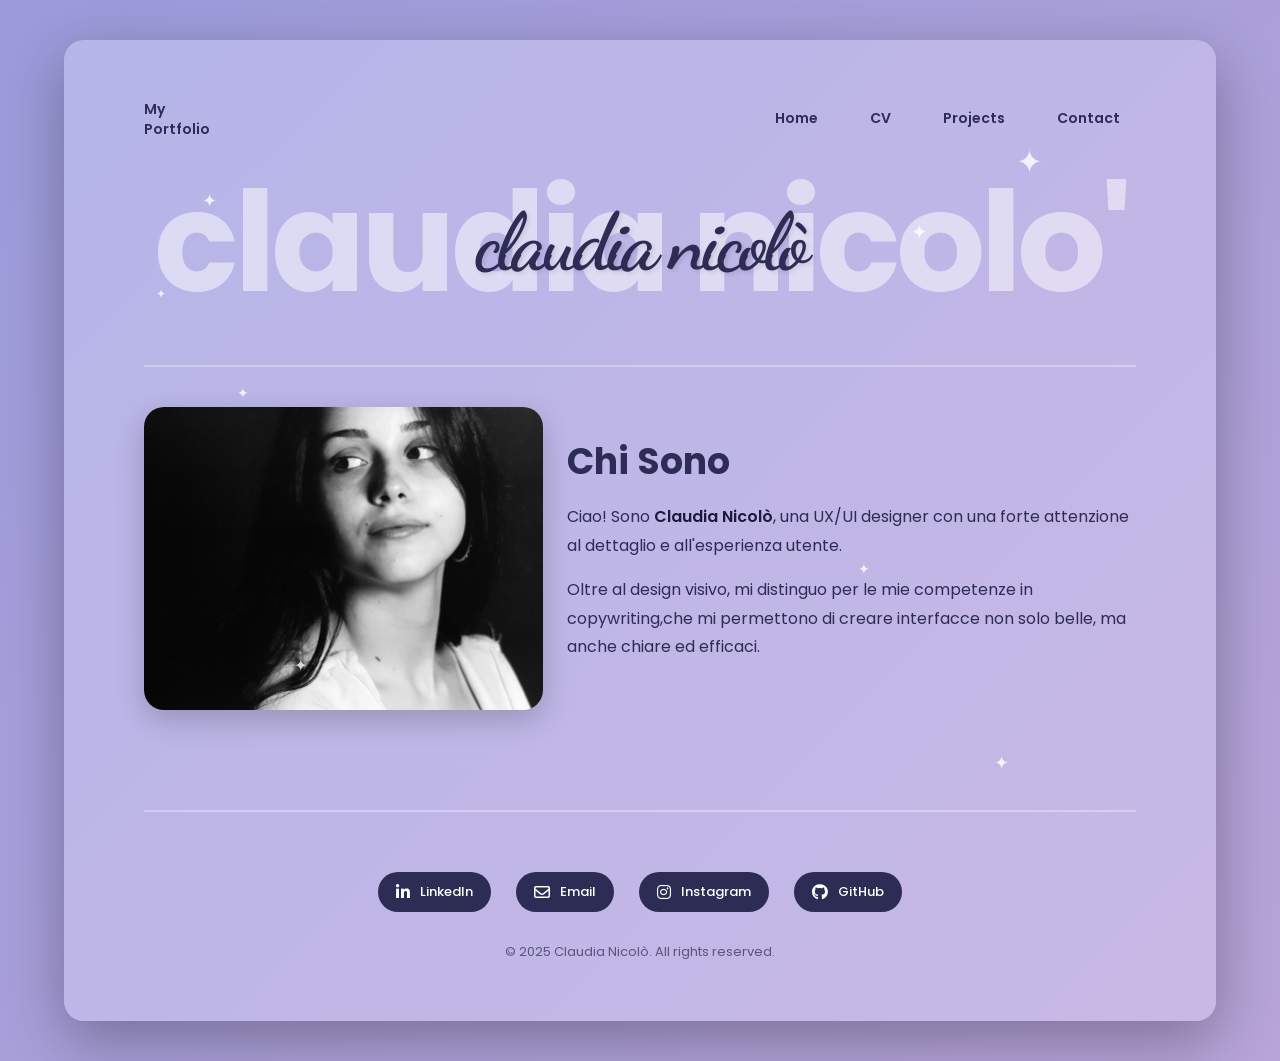
<file: index.html>
<!DOCTYPE html>
<html lang="it">
<head>
    <link rel="apple-touch-icon" sizes="180x180" href="assets/favicon/apple-touch-icon.png">
    <link rel="icon" type="image/png" sizes="32x32" href="assets/favicon/favicon-32x32.png">
    <link rel="icon" type="image/png" sizes="16x16" href="assets/favicon/favicon-16x16.png">
    <link rel="manifest" href="assets/favicon/site.webmanifest">
    <meta charset="UTF-8">
    <meta name="viewport" content="width=device-width, initial-scale=1.0">
    <title>Claudia Nicolò - Portfolio</title>
    <meta property="og:title" content="Claudia Nicolò - Portfolio">
    <meta property="og:description" content="UX/UI Designer specializzata in interfacce digitali, copywriting e design visivo.">
    <meta property="og:image" content="assets/img/fotoindex.jpg">
    <meta property="og:type" content="website">
    <link href="https://cdn.jsdelivr.net/npm/bootstrap@5.3.0/dist/css/bootstrap.min.css" rel="stylesheet">
    <link rel="stylesheet" href="https://cdnjs.cloudflare.com/ajax/libs/font-awesome/6.4.0/css/all.min.css">
    <link href="https://fonts.googleapis.com/css2?family=Poppins:wght@300;400;600;700&family=Dancing+Script:wght@700&display=swap" rel="stylesheet">
    <link rel="stylesheet" href="assets/css/style.css">
</head>
<body>
    <div class="hero-container">
        <!-- Stars decoration -->
        <span class="star">✦</span>
        <span class="star">✦</span>
        <span class="star">✦</span>
        <span class="star">✦</span>
        <span class="star">✦</span>
        <span class="star">✦</span>
        <span class="star">✦</span>
        <span class="star">✦</span>

        <!-- Header -->
        <div class="header-top">
            <div class="header-title">
                My<br>Portfolio
            </div>
            
            <!-- Navigation Menu -->
            <nav class="top-menu">
                <a href="#home">Home</a>
                <a href="cv.html">CV</a>
                <a href="projects.html">Projects</a>
                <a href="contact.html">Contact</a>
            </nav>
        </div>

        <!-- Main Portfolio Text -->
        <div class="portfolio-text">
            CLAUDIA NICOLO'
            <div class="signature">Claudia Nicolò</div>
        </div>

        <!-- About Section -->
        <div class="about-section">
            <div class="row align-items-center">
                <div class="col-md-5">
                    <div class="profile-image">
                        <img src="assets/img/fotoindex.jpg" alt="Claudia Nicolò" class="img-fluid">
                    </div>
                </div>
                <div class="col-md-7">
                    <div class="about-content">
                        <h2>Chi Sono</h2>
                        <p>Ciao! Sono <strong>Claudia Nicolò</strong>, una UX/UI designer con una forte attenzione al dettaglio e all'esperienza utente.</p>
                        <p>Oltre al design visivo, mi distinguo per le mie competenze in copywriting,che mi permettono di creare interfacce non solo belle, ma anche chiare ed efficaci.</p>
                        
                    </div>
                </div>
            </div>
        </div>

        <!-- Footer -->
        <footer class="footer-section">
            <div class="footer-content">
                
                <div class="social-links">
                    <a href="https://linkedin.com" class="social-item" target="_blank">
                        <i class="fab fa-linkedin-in"></i>
                        LinkedIn
                    </a>
                    <a href="mailto:claudia.nicolo@gmail.com" class="social-item">
                        <i class="far fa-envelope"></i>
                        Email
                    </a>
                    <a href="https://instagram.com" class="social-item" target="_blank">
                        <i class="fab fa-instagram"></i>
                        Instagram
                    </a>
                    <a href="https://github.com/nicoloclaudia333-netizen" class="social-item" target="_blank">
                        <i class="fab fa-github"></i>
                        GitHub
                    </a>
                </div>
                <p class="copyright">© 2025 Claudia Nicolò. All rights reserved.</p>
            </div>
        </footer>
    </div>

    <script src="https://cdn.jsdelivr.net/npm/bootstrap@5.3.0/dist/js/bootstrap.bundle.min.js"></script>
</body>
</html>
</file>
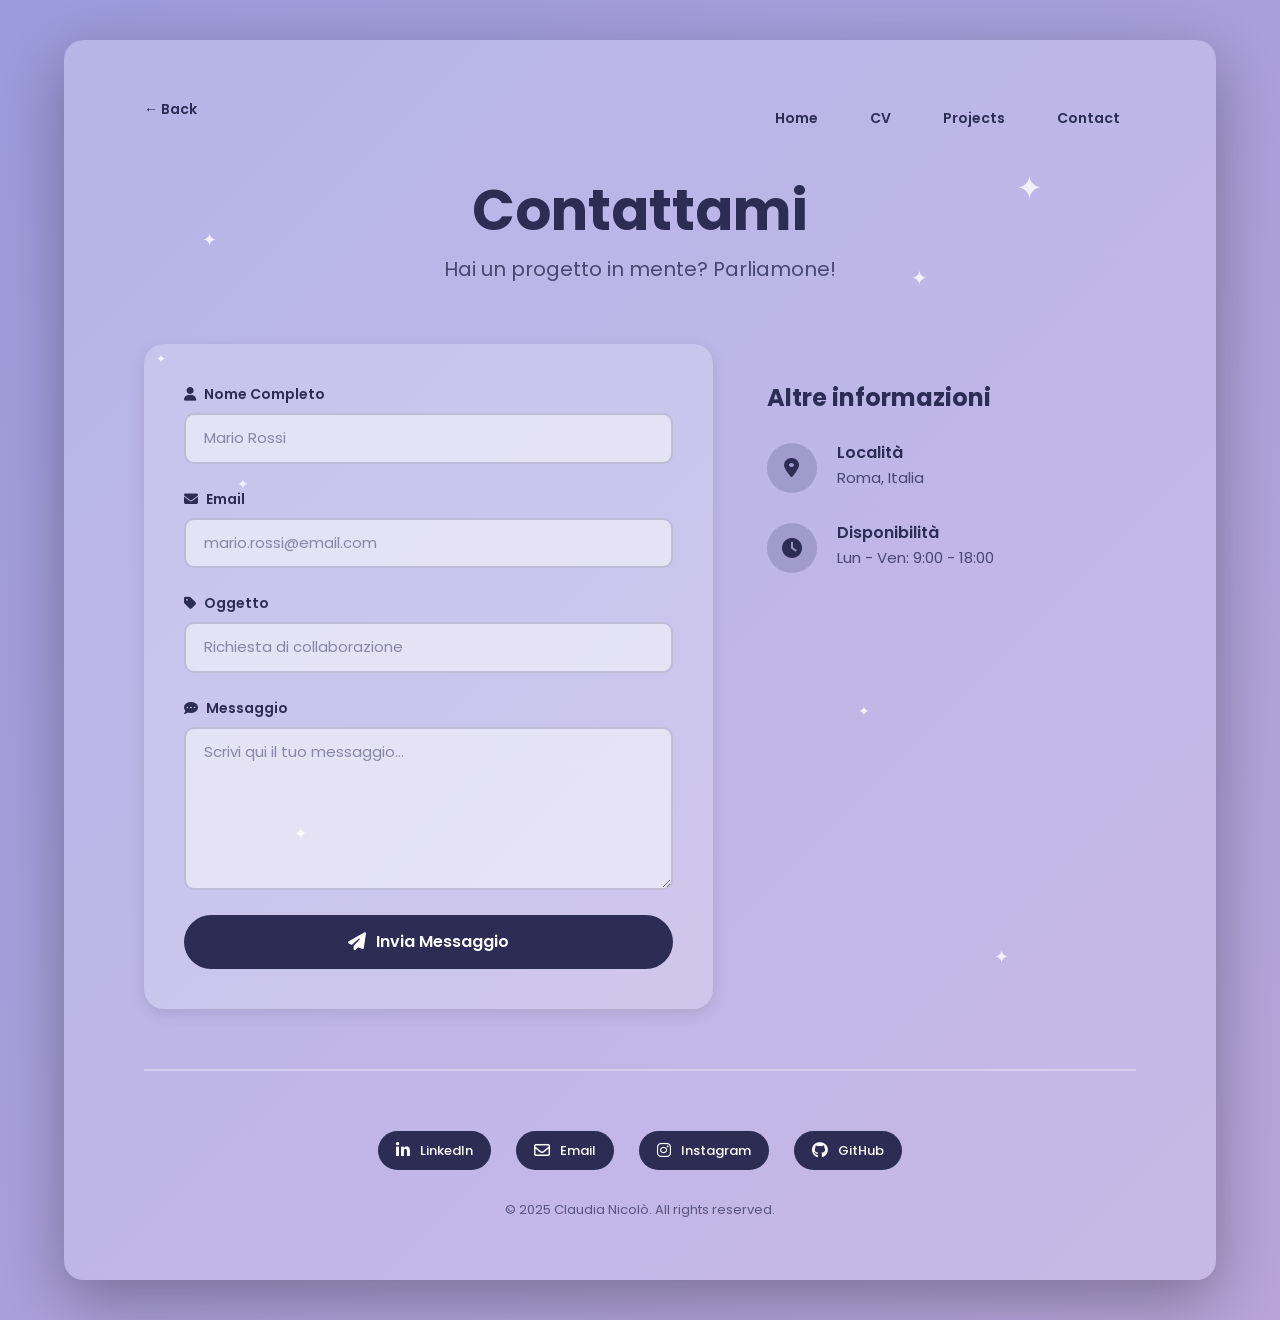
<file: contact.html>
<!DOCTYPE html>
<html lang="it">
<head>
    <link rel="apple-touch-icon" sizes="180x180" href="assets/favicon/apple-touch-icon.png">
    <link rel="icon" type="image/png" sizes="32x32" href="assets/favicon/favicon-32x32.png">
    <link rel="icon" type="image/png" sizes="16x16" href="assets/favicon/favicon-16x16.png">
    <link rel="manifest" href="assets/favicon/site.webmanifest">
    <meta charset="UTF-8">
    <meta name="viewport" content="width=device-width, initial-scale=1.0">
    <title>Contatti - Claudia Nicolò</title>
    <meta property="og:title" content="Contatti - Claudia Nicolò">
    <meta property="og:description" content="Hai un progetto in mente? Contatta Claudia Nicolò, UX/UI Designer.">
    <meta property="og:image" content="assets/img/fotoindex.jpg">
    <meta property="og:type" content="website">
    <link href="https://cdn.jsdelivr.net/npm/bootstrap@5.3.0/dist/css/bootstrap.min.css" rel="stylesheet">
    <link rel="stylesheet" href="https://cdnjs.cloudflare.com/ajax/libs/font-awesome/6.4.0/css/all.min.css">
    <link href="https://fonts.googleapis.com/css2?family=Poppins:wght@300;400;600;700&family=Dancing+Script:wght@700&display=swap" rel="stylesheet">
    <link rel="stylesheet" href="assets/css/style.css">
</head>
<body>
    <div class="hero-container">
        <!-- Stars decoration -->
        <span class="star">✦</span>
        <span class="star">✦</span>
        <span class="star">✦</span>
        <span class="star">✦</span>
        <span class="star">✦</span>
        <span class="star">✦</span>
        <span class="star">✦</span>
        <span class="star">✦</span>

        <!-- Header -->
        <div class="header-top">
            <div class="header-title">
                <a href="index.html" style="text-decoration: none; color: inherit;">← Back</a>
            </div>
            
            <!-- Navigation Menu -->
            <nav class="top-menu">
                <a href="index.html">Home</a>
                <a href="cv.html">CV</a>             
                <a href="projects.html">Projects</a>
                 <a href="contact.html">Contact</a>
                
            </nav>
        </div>

        <!-- Contact Title -->
        <div class="contact-header">
            <h1 class="contact-title">Contattami</h1>
            <p class="contact-subtitle">Hai un progetto in mente? Parliamone!</p>
        </div>

        <!-- Contact Content -->
        <div class="contact-content">
            <div class="row">
                <!-- Contact Form -->
                <div class="col-lg-7">
                    <div class="contact-form-wrapper">
                        <form action="https://formspree.io/f/mwpgvebw" method="POST" class="contact-form">
                            <div class="form-group">
                                <label for="name">
                                    <i class="fas fa-user"></i> Nome Completo
                                </label>
                                <input type="text" id="name" name="name" class="form-control" placeholder="Mario Rossi" required>
                            </div>

                            <div class="form-group">
                                <label for="email">
                                    <i class="fas fa-envelope"></i> Email
                                </label>
                                <input type="email" id="email" name="email" class="form-control" placeholder="mario.rossi@email.com" required>
                            </div>

                            <div class="form-group">
                                <label for="subject">
                                    <i class="fas fa-tag"></i> Oggetto
                                </label>
                                <input type="text" id="subject" name="subject" class="form-control" placeholder="Richiesta di collaborazione" required>
                            </div>

                            <div class="form-group">
                                <label for="message">
                                    <i class="fas fa-comment-dots"></i> Messaggio
                                </label>
                                <textarea id="message" name="message" class="form-control" rows="6" placeholder="Scrivi qui il tuo messaggio..." required></textarea>
                            </div>

                            <button type="submit" class="submit-btn">
                                <i class="fas fa-paper-plane"></i> Invia Messaggio
                            </button>
                        </form>
                    </div>
                </div>

                <!-- Contact Info -->
                <div class="col-lg-5">
                    <div class="contact-info-wrapper">
                        <h3 class="info-title">Altre informazioni</h3>
                        
                        <div class="info-item">
                            <div class="info-icon">
                                <i class="fas fa-map-marker-alt"></i>
                            </div>
                            <div class="info-text">
                                <h4>Località</h4>
                                <p>Roma, Italia</p>
                            </div>
                        </div>

                        <div class="info-item">
                            <div class="info-icon">
                                <i class="fas fa-clock"></i>
                            </div>
                            <div class="info-text">
                                <h4>Disponibilità</h4>
                                <p>Lun - Ven: 9:00 - 18:00</p>
                            </div>
                        </div>
                    </div>
                </div>
            </div>
        </div>
  <!-- Footer -->
        <footer class="footer-section">
            <div class="footer-content">
                
                <div class="social-links">
                    <a href="https://linkedin.com" class="social-item" target="_blank">
                        <i class="fab fa-linkedin-in"></i>
                        LinkedIn
                    </a>
                    <a href="mailto:claudia.nicolo@gmail.com" class="social-item">
                        <i class="far fa-envelope"></i>
                        Email
                    </a>
                    <a href="https://instagram.com" class="social-item" target="_blank">
                        <i class="fab fa-instagram"></i>
                        Instagram
                    </a>
                    <a href="https://github.com/nicoloclaudia333-netizen" class="social-item" target="_blank">
                        <i class="fab fa-github"></i>
                        GitHub
                    </a>
                </div>
                <p class="copyright">© 2025 Claudia Nicolò. All rights reserved.</p>
            </div>
        </footer>


    </div>

    <script src="https://cdn.jsdelivr.net/npm/bootstrap@5.3.0/dist/js/bootstrap.bundle.min.js"></script>
</body>
</html>
</file>
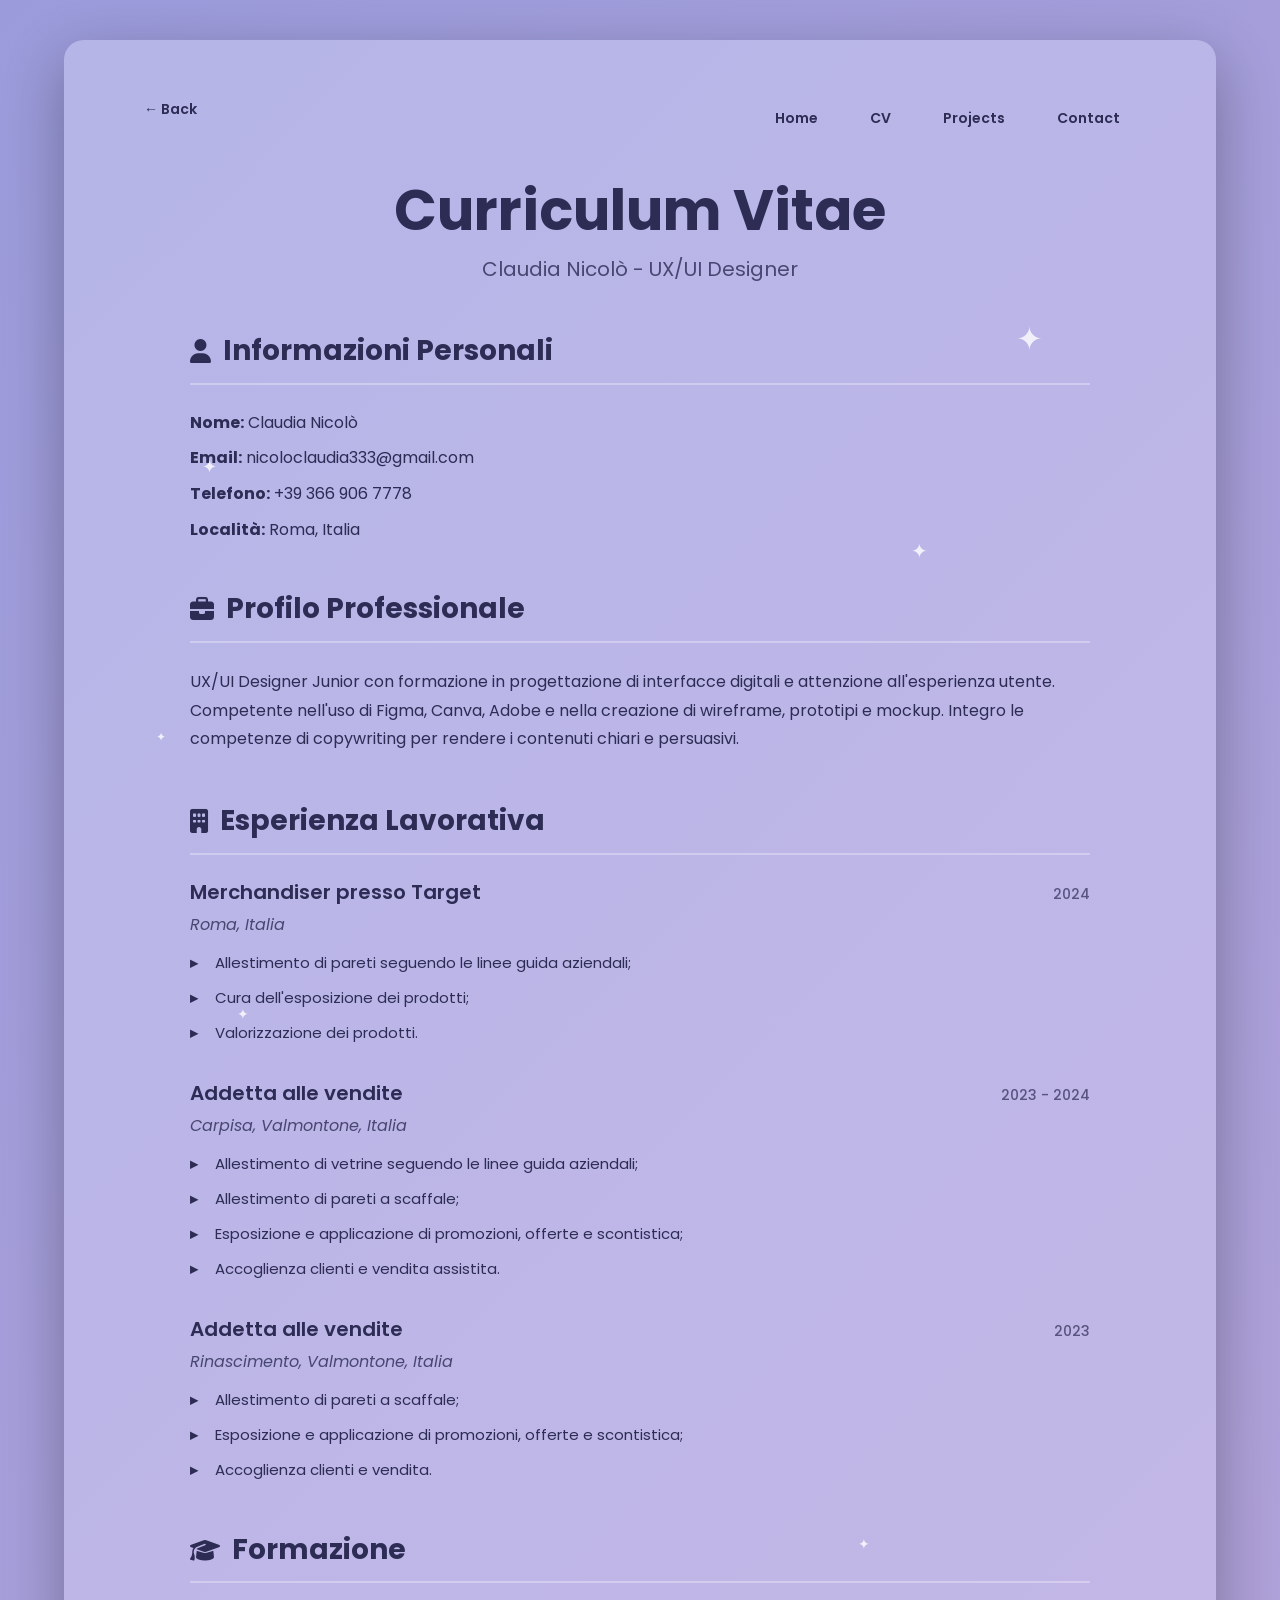
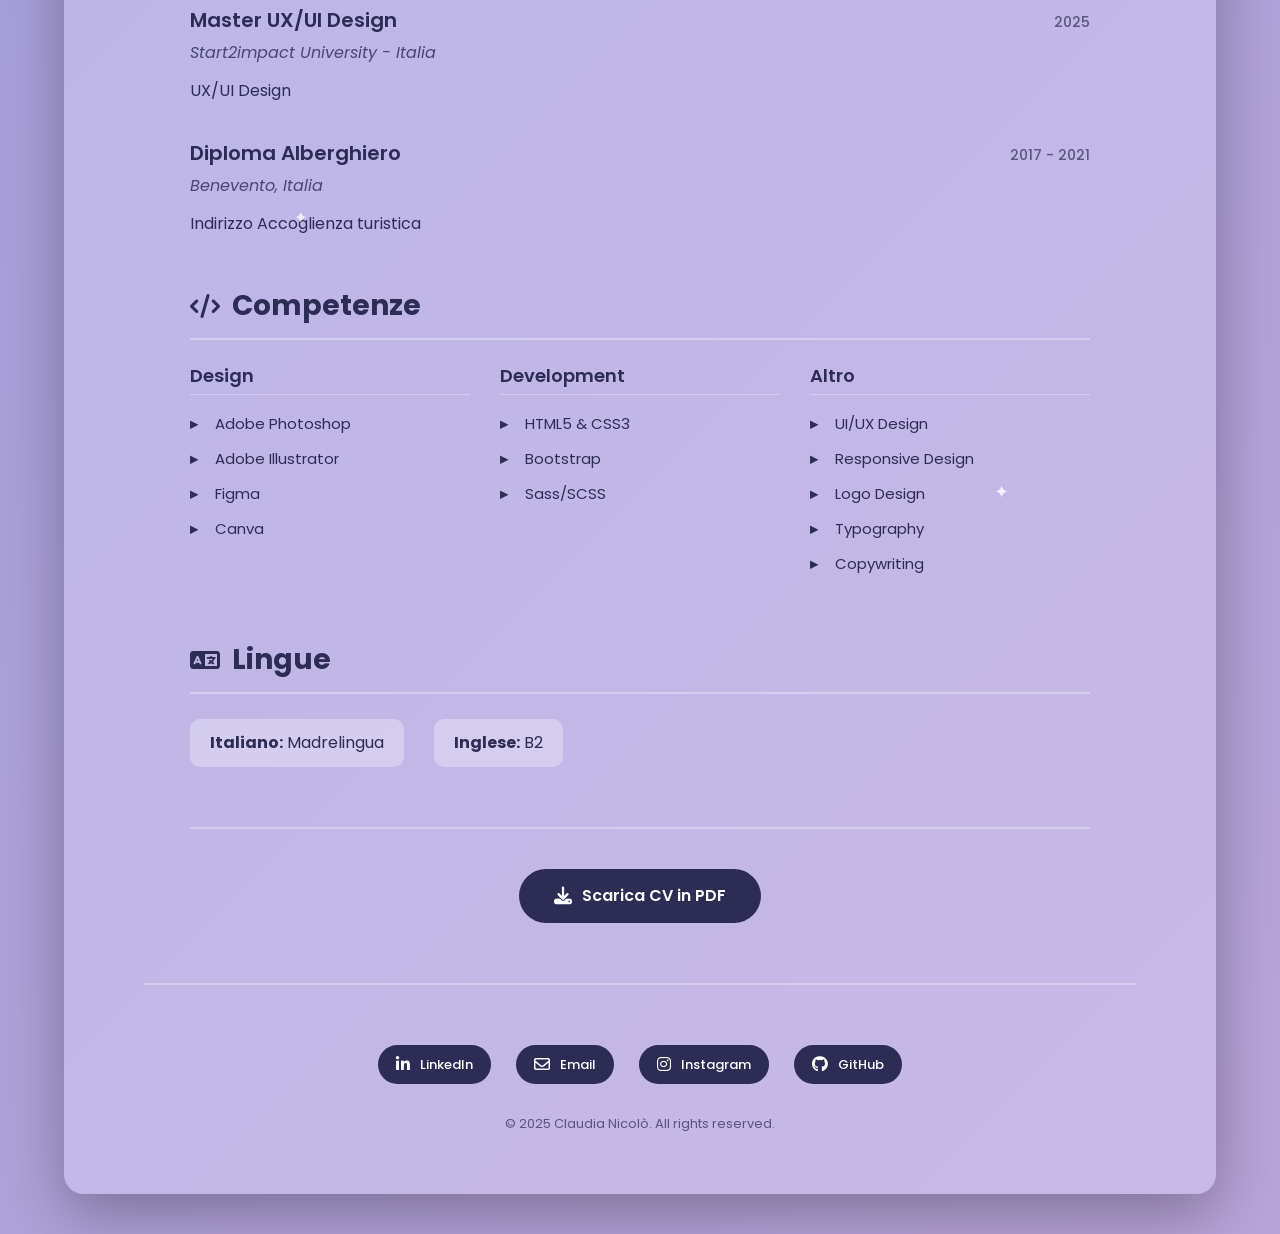
<file: cv.html>
<!DOCTYPE html>
<html lang="it">
<head>
    <link rel="apple-touch-icon" sizes="180x180" href="assets/favicon/apple-touch-icon.png">
    <link rel="icon" type="image/png" sizes="32x32" href="assets/favicon/favicon-32x32.png">
    <link rel="icon" type="image/png" sizes="16x16" href="assets/favicon/favicon-16x16.png">
    <link rel="manifest" href="assets/favicon/site.webmanifest">
    <meta charset="UTF-8">
    <meta name="viewport" content="width=device-width, initial-scale=1.0">
    <title>CV - Claudia Nicolò</title>
    <meta property="og:title" content="CV - Claudia Nicolò">
    <meta property="og:description" content="Curriculum Vitae di Claudia Nicolò, UX/UI Designer Junior con competenze in Figma, Adobe, HTML e CSS.">
    <meta property="og:image" content="assets/img/fotoindex.jpg">
    <meta property="og:type" content="website">
    <link href="https://cdn.jsdelivr.net/npm/bootstrap@5.3.0/dist/css/bootstrap.min.css" rel="stylesheet">
    <link rel="stylesheet" href="https://cdnjs.cloudflare.com/ajax/libs/font-awesome/6.4.0/css/all.min.css">
    <link href="https://fonts.googleapis.com/css2?family=Poppins:wght@300;400;600;700&family=Dancing+Script:wght@700&display=swap" rel="stylesheet">
    <link rel="stylesheet" href="assets/css/style.css">
</head>
<body>
    <div class="hero-container">

        <!-- Stars decoration -->
        <span class="star">✦</span>
        <span class="star">✦</span>
        <span class="star">✦</span>
        <span class="star">✦</span>
        <span class="star">✦</span>
        <span class="star">✦</span>
        <span class="star">✦</span>
        <span class="star">✦</span>

        <!-- Header -->
        <div class="header-top">
            <div class="header-title">
                <a href="index.html" style="text-decoration: none; color: inherit;">← Back</a>
            </div>

            <!-- Navigation Menu -->
            <nav class="top-menu">
                <a href="index.html">Home</a>
                <a href="cv.html">CV</a>
                <a href="projects.html">Projects</a>
                <a href="contact.html">Contact</a>
            </nav>
        </div>

        <!-- CV Title -->
        <div class="cv-header">
            <h1 class="cv-title">Curriculum Vitae</h1>
            <p class="cv-subtitle">Claudia Nicolò - UX/UI Designer</p>
        </div>

        <!-- CV Content -->
        <div class="cv-content">

            <!-- Informazioni Personali -->
            <section class="cv-section">
                <h2 class="cv-section-title">
                    <i class="fas fa-user"></i> Informazioni Personali
                </h2>
                <div class="cv-info">
                    <p><strong>Nome:</strong> Claudia Nicolò</p>
                    <p><strong>Email:</strong> nicoloclaudia333@gmail.com</p>
                    <p><strong>Telefono:</strong> +39 366 906 7778</p>
                    <p><strong>Località:</strong> Roma, Italia</p>
                </div>
            </section>

            <!-- Profilo Professionale -->
            <section class="cv-section">
                <h2 class="cv-section-title">
                    <i class="fas fa-briefcase"></i> Profilo Professionale
                </h2>
                <p class="cv-text">
                    UX/UI Designer Junior con formazione in progettazione di interfacce digitali e attenzione all'esperienza utente.
                    Competente nell'uso di Figma, Canva, Adobe e nella creazione di wireframe, prototipi e mockup.
                    Integro le competenze di copywriting per rendere i contenuti chiari e persuasivi.
                </p>
            </section>

            <!-- Esperienza Lavorativa -->
            <section class="cv-section">
                <h2 class="cv-section-title">
                    <i class="fas fa-building"></i> Esperienza Lavorativa
                </h2>

                <div class="cv-experience">
                    <div class="cv-experience-header">
                        <h3>Merchandiser presso Target</h3>
                        <span class="cv-date">2024</span>
                    </div>
                    <p class="cv-company">Roma, Italia</p>
                    <ul class="cv-list">
                        <li>Allestimento di pareti seguendo le linee guida aziendali;</li>
                        <li>Cura dell'esposizione dei prodotti;</li>
                        <li>Valorizzazione dei prodotti.</li>
                    </ul>
                </div>

                <div class="cv-experience">
                    <div class="cv-experience-header">
                        <h3>Addetta alle vendite</h3>
                        <span class="cv-date">2023 - 2024</span>
                    </div>
                    <p class="cv-company">Carpisa, Valmontone, Italia</p>
                    <ul class="cv-list">
                        <li>Allestimento di vetrine seguendo le linee guida aziendali;</li>
                        <li>Allestimento di pareti a scaffale;</li>
                        <li>Esposizione e applicazione di promozioni, offerte e scontistica;</li>
                        <li>Accoglienza clienti e vendita assistita.</li>
                    </ul>
                </div>

                <div class="cv-experience">
                    <div class="cv-experience-header">
                        <h3>Addetta alle vendite</h3>
                        <span class="cv-date">2023</span>
                    </div>
                    <p class="cv-company">Rinascimento, Valmontone, Italia</p>
                    <ul class="cv-list">
                        <li>Allestimento di pareti a scaffale;</li>
                        <li>Esposizione e applicazione di promozioni, offerte e scontistica;</li>
                        <li>Accoglienza clienti e vendita.</li>
                    </ul>
                </div>
            </section>

            <!-- Formazione -->
            <section class="cv-section">
                <h2 class="cv-section-title">
                    <i class="fas fa-graduation-cap"></i> Formazione
                </h2>

                <div class="cv-education">
                    <div class="cv-experience-header">
                        <h3>Master UX/UI Design</h3>
                        <span class="cv-date">2025</span>
                    </div>
                    <p class="cv-company">Start2impact University - Italia</p>
                    <p class="cv-text">UX/UI Design</p>
                </div>

                <div class="cv-education">
                    <div class="cv-experience-header">
                        <h3>Diploma Alberghiero</h3>
                        <span class="cv-date">2017 - 2021</span>
                    </div>
                    <p class="cv-company">Benevento, Italia</p>
                    <p class="cv-text">Indirizzo Accoglienza turistica</p>
                </div>
            </section>

            <!-- Competenze -->
            <section class="cv-section">
                <h2 class="cv-section-title">
                    <i class="fas fa-code"></i> Competenze
                </h2>

                <div class="skills-grid">
                    <div class="skill-category">
                        <h4>Design</h4>
                        <ul class="cv-list">
                            <li>Adobe Photoshop</li>
                            <li>Adobe Illustrator</li>
                            <li>Figma</li>
                            <li>Canva</li>
                        </ul>
                    </div>

                    <div class="skill-category">
                        <h4>Development</h4>
                        <ul class="cv-list">
                            <li>HTML5 & CSS3</li>
                            <li>Bootstrap</li>
                            <li>Sass/SCSS</li>
                        </ul>
                    </div>

                    <div class="skill-category">
                        <h4>Altro</h4>
                        <ul class="cv-list">
                            <li>UI/UX Design</li>
                            <li>Responsive Design</li>
                            <li>Logo Design</li>
                            <li>Typography</li>
                            <li>Copywriting</li>
                        </ul>
                    </div>
                </div>
            </section>

            <!-- Lingue -->
            <section class="cv-section">
                <h2 class="cv-section-title">
                    <i class="fas fa-language"></i> Lingue
                </h2>
                <div class="cv-languages">
                    <div class="language-item">
                        <strong>Italiano:</strong> Madrelingua
                    </div>
                    <div class="language-item">
                        <strong>Inglese:</strong> B2
                    </div>
                </div>
            </section>

            <!-- Download CV -->
            <div class="cv-download">
                <a href="assets/files/curriculumClaudia.pdf" class="download-btn" download>
                    <i class="fas fa-download"></i> Scarica CV in PDF
                </a>
            </div>

        </div>

        <!-- Footer -->
        <footer class="footer-section">
            <div class="footer-content">
                <div class="social-links">
                    <a href="https://linkedin.com" class="social-item" target="_blank">
                        <i class="fab fa-linkedin-in"></i>
                        LinkedIn
                    </a>
                    <a href="mailto:claudia.nicolo@gmail.com" class="social-item">
                        <i class="far fa-envelope"></i>
                        Email
                    </a>
                    <a href="https://instagram.com" class="social-item" target="_blank">
                        <i class="fab fa-instagram"></i>
                        Instagram
                    </a>
                    <a href="https://github.com/nicoloclaudia333-netizen" class="social-item" target="_blank">
                        <i class="fab fa-github"></i>
                        GitHub
                    </a>
                </div>
                <p class="copyright">© 2025 Claudia Nicolò. All rights reserved.</p>
            </div>
        </footer>

    </div>

    <script src="https://cdn.jsdelivr.net/npm/bootstrap@5.3.0/dist/js/bootstrap.bundle.min.js"></script>
</body>
</html>
</file>
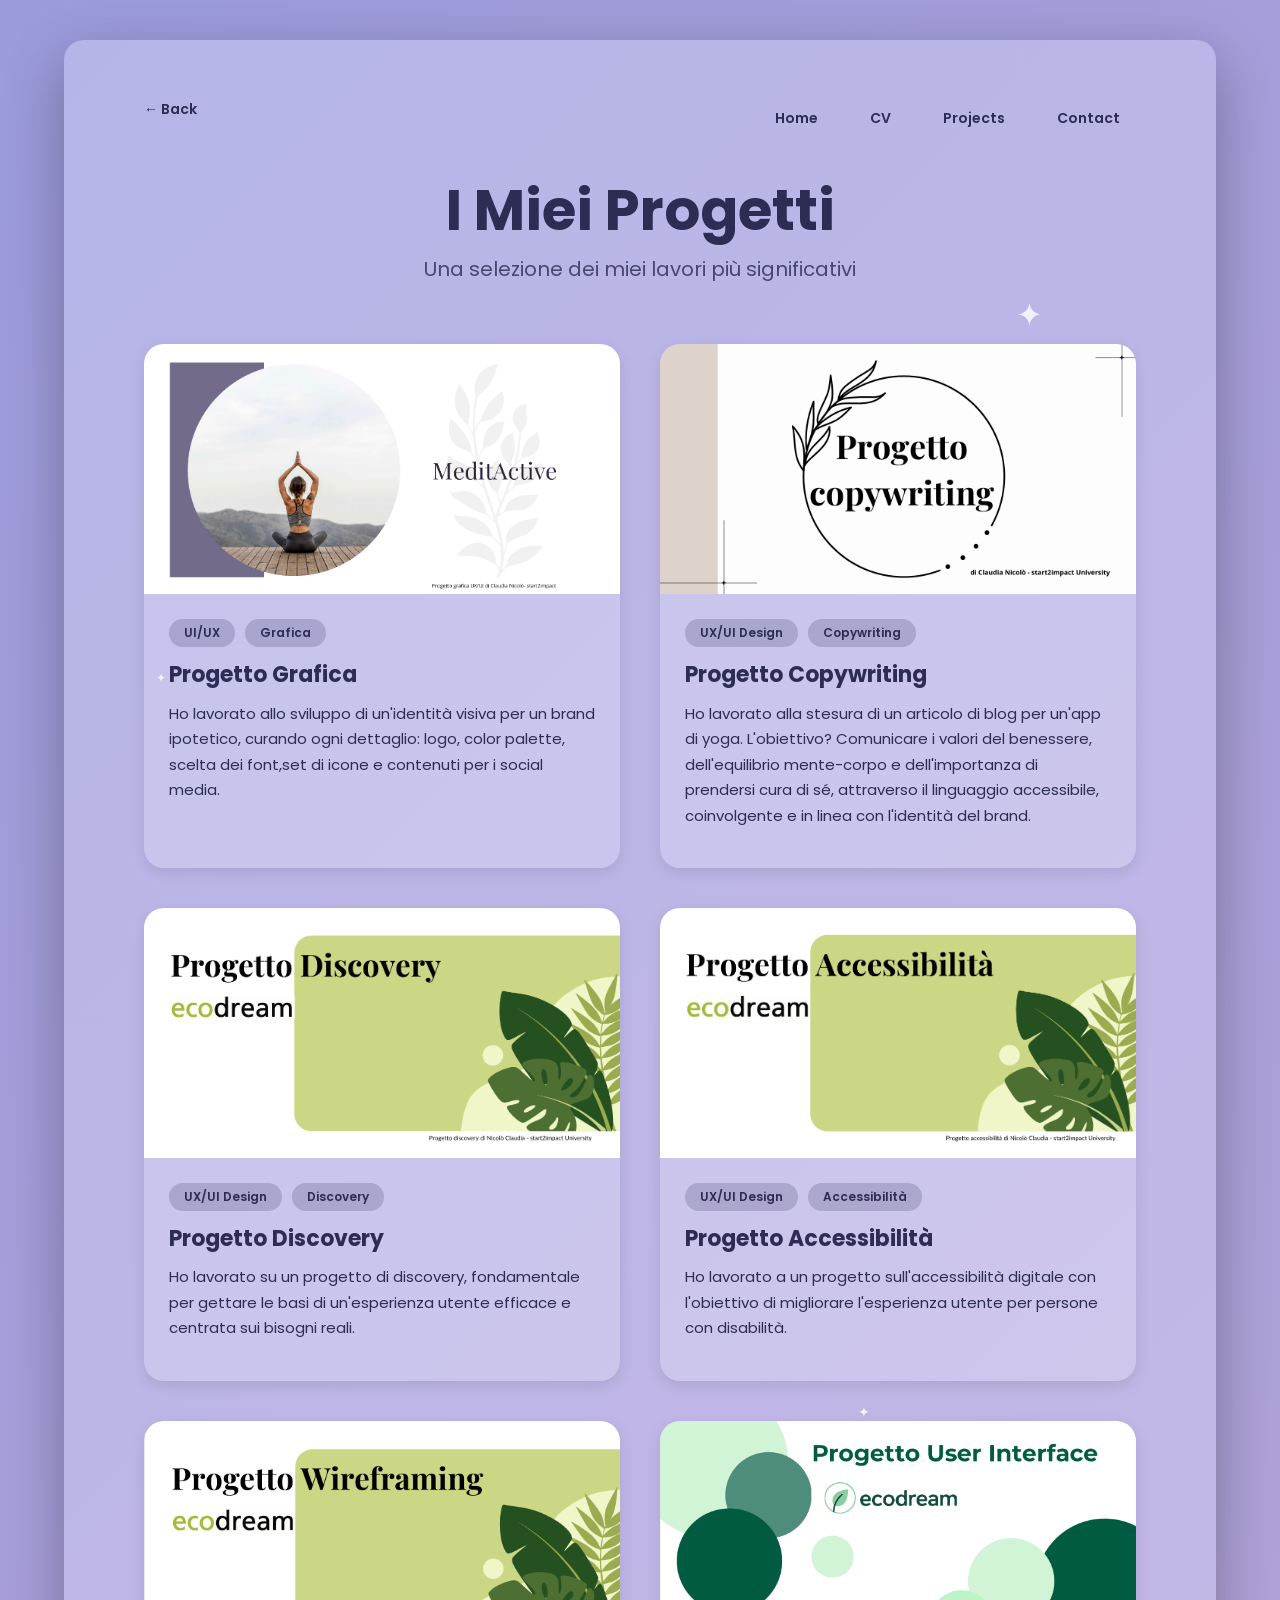
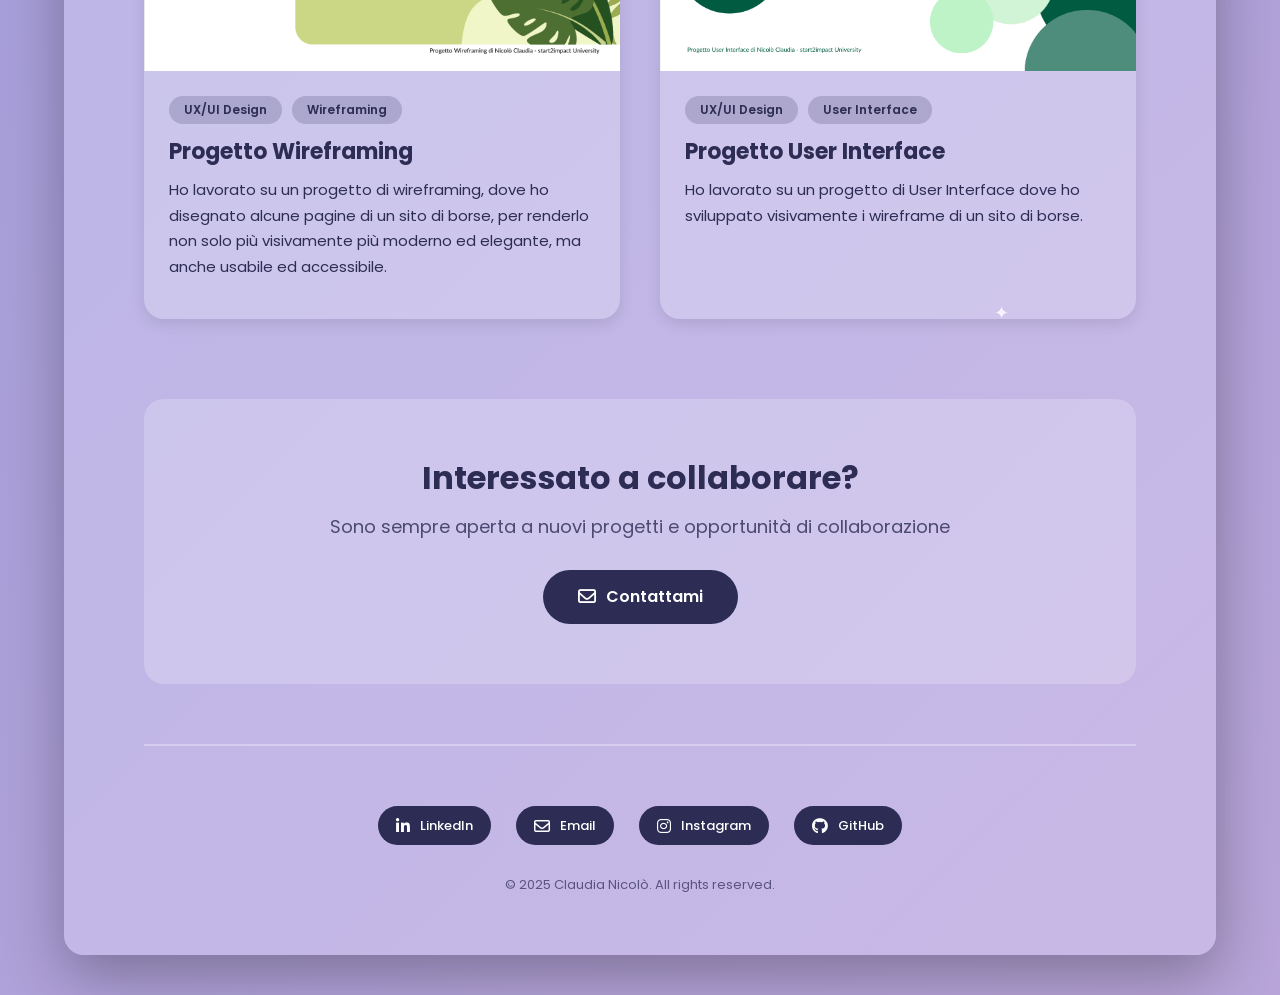
<file: projects.html>
<!DOCTYPE html>
<html lang="it">
<head>
    <link rel="apple-touch-icon" sizes="180x180" href="assets/favicon/apple-touch-icon.png">
    <link rel="icon" type="image/png" sizes="32x32" href="assets/favicon/favicon-32x32.png">
    <link rel="icon" type="image/png" sizes="16x16" href="assets/favicon/favicon-16x16.png">
    <link rel="manifest" href="assets/favicon/site.webmanifest">
    <meta charset="UTF-8">
    <meta name="viewport" content="width=device-width, initial-scale=1.0">
    <title>Progetti - Claudia Nicolò</title>
    <meta property="og:title" content="Progetti - Claudia Nicolò">
    <meta property="og:description" content="Portfolio di progetti UX/UI: grafica, copywriting, wireframing, accessibilità e user interface.">
    <meta property="og:image" content="assets/img/fotoindex.jpg">
    <meta property="og:type" content="website">
    <link href="https://cdn.jsdelivr.net/npm/bootstrap@5.3.0/dist/css/bootstrap.min.css" rel="stylesheet">
    <link rel="stylesheet" href="https://cdnjs.cloudflare.com/ajax/libs/font-awesome/6.4.0/css/all.min.css">
    <link href="https://fonts.googleapis.com/css2?family=Poppins:wght@300;400;600;700&family=Dancing+Script:wght@700&display=swap" rel="stylesheet">
    <link rel="stylesheet" href="assets/css/style.css">
</head>
<body>
    <div class="hero-container">
        <!-- Stars decoration -->
        <span class="star">✦</span>
        <span class="star">✦</span>
        <span class="star">✦</span>
        <span class="star">✦</span>
        <span class="star">✦</span>
        <span class="star">✦</span>
        <span class="star">✦</span>
        <span class="star">✦</span>

        <!-- Header -->
        <div class="header-top">
            <div class="header-title">
                <a href="index.html" style="text-decoration: none; color: inherit;">← Back</a>
            </div>
            
            <!-- Navigation Menu -->
            <nav class="top-menu">
                <a href="index.html">Home</a>
                <a href="cv.html">CV</a>
                <a href="projects.html">Projects</a>
                <a href="contact.html">Contact</a>
            </nav>
        </div>

        <!-- Projects Title -->
        <div class="projects-header">
            <h1 class="projects-title">I Miei Progetti</h1>
            <p class="projects-subtitle">Una selezione dei miei lavori più significativi</p>
        </div>

        <!-- Projects Grid -->
        <div class="projects-grid">
            
            <!-- Project 1 -->
            <div class="project-card">
                <div class="project-image">
                    <img src="assets/img/imggrafica.png" alt="E-commerce Fashion">
                    <div class="project-overlay">
                        <a href="assets/files/Progetto grafica UX UI di Claudia Nicolò3_compressed (1).pdf" class="project-link">Vedi PDF →</a>
                    </div>
                </div>
                <div class="project-info">
                    <div class="project-tags">
                        <span class="tag">UI/UX</span>
                        <span class="tag">Grafica</span>
                    </div>
                    <h3 class="project-name">Progetto Grafica</h3>
                    <p class="project-description">
                        Ho lavorato allo sviluppo di un'identità visiva per un brand ipotetico, curando ogni dettaglio: 
                        logo, color palette, scelta dei font,set di icone e contenuti per i social media.
                    </p>
                </div>
            </div>

            <!-- Project 2 -->
            <div class="project-card">
                <div class="project-image">
                    <img src="assets/img/imgcopywriting.png" alt="App Mobile Fitness">
                    <div class="project-overlay">
                        <a href="assets/files/Progetto copywriting di Claudia Nicolò.pdf" class="project-link">Vedi PDF →</a>
                    </div>
                </div>
                <div class="project-info">
                    <div class="project-tags">
                        <span class="tag">UX/UI Design</span>
                        <span class="tag">Copywriting</span>
                    </div>
                    <h3 class="project-name">Progetto Copywriting</h3>
                    <p class="project-description">
                        Ho lavorato alla stesura di un articolo di blog per un'app di yoga.
                        L'obiettivo? Comunicare i valori del benessere, dell'equilibrio mente-corpo e dell'importanza
                        di prendersi cura di sé, attraverso il linguaggio accessibile, coinvolgente e in linea con l'identità del brand.
                    </p>
                   
                </div>
            </div>

            <!-- Project 3 -->
            <div class="project-card">
                <div class="project-image">
                    <img src="assets/img/imgdiscovery.png" alt="Brand Identity Startup">
                    <div class="project-overlay">
                        <a href="assets/files/PROGETTO DISCOVERY.pdf" class="project-link">Vedi PDF →</a>
                    </div>
                </div>
                <div class="project-info">
                    <div class="project-tags">
                        <span class="tag">UX/UI Design</span>
                        <span class="tag">Discovery</span>
                    </div>
                    <h3 class="project-name">Progetto Discovery</h3>
                    <p class="project-description">
                        Ho lavorato su un progetto di discovery, fondamentale per gettare le basi di un'esperienza
                        utente efficace e centrata sui bisogni reali.

                    </p>
                    
                </div>
            </div>

            <!-- Project 4 -->
            <div class="project-card">
                <div class="project-image">
                    <img src="assets/img/imgaccessibiliità.png" alt="Dashboard Analytics">
                    <div class="project-overlay">
                        <a href="assets/files/PROGETTO ACCESSIBILITA'.pdf" class="project-link">Vedi PDF →</a>
                    </div>
                </div>
                <div class="project-info">
                    <div class="project-tags">
                        <span class="tag">UX/UI Design</span>
                        <span class="tag">Accessibilità</span>
                    </div>
                    <h3 class="project-name">Progetto Accessibilità</h3>
                    <p class="project-description">
                        Ho lavorato a un progetto sull'accessibilità digitale con l'obiettivo di migliorare l'esperienza utente per persone con disabilità.
                    </p>
                    
                </div>
            </div>

            <!-- Project 5 -->
            <div class="project-card">
                <div class="project-image">
                    <img src="assets/img/imgwireframing.png" alt="Portfolio Fotografo">
                    <div class="project-overlay">
                        <a href="assets/files/Progetto Wireframing completo.pdf" class="project-link">Vedi PDF →</a>
                    </div>
                </div>
                <div class="project-info">
                    <div class="project-tags">
                        <span class="tag">UX/UI Design</span>
                        <span class="tag">Wireframing</span>
                    </div>
                    <h3 class="project-name">Progetto Wireframing</h3>
                    <p class="project-description">
                        Ho lavorato su un progetto di wireframing, dove ho disegnato alcune pagine di un sito di borse, per renderlo
                        non solo più visivamente più moderno ed elegante, ma anche usabile ed accessibile.
                    </p>
                  
                </div>
            </div>

            <!-- Project 6 -->
            <div class="project-card">
                <div class="project-image">
                    <img src="assets/img/imguserinterface.png" alt="Landing Page SaaS">
                    <div class="project-overlay">
                        <a href="assets/files/USER INTERFACE progetto completo.pdf" class="project-link">Vedi PDF →</a>
                    </div>
                </div>
                <div class="project-info">
                    <div class="project-tags">
                        <span class="tag">UX/UI Design</span>
                        <span class="tag">User Interface</span>
                    </div>
                    <h3 class="project-name">Progetto User Interface</h3>
                    <p class="project-description">
                        Ho lavorato su un progetto di User Interface dove ho sviluppato visivamente i wireframe di un sito di borse.
                    </p>
                    
                </div>
            </div>

        </div>

        <!-- CTA Section -->
        <div class="projects-cta">
            <h2>Interessato a collaborare?</h2>
            <p>Sono sempre aperta a nuovi progetti e opportunità di collaborazione</p>
            <a href="contact.html" class="cta-button">
                <i class="far fa-envelope"></i> Contattami
            </a>
        </div>
          <!-- Footer -->
        <footer class="footer-section">
            <div class="footer-content">
                
                <div class="social-links">
                    <a href="https://linkedin.com" class="social-item" target="_blank">
                        <i class="fab fa-linkedin-in"></i>
                        LinkedIn
                    </a>
                    <a href="mailto:claudia.nicolo@gmail.com" class="social-item">
                        <i class="far fa-envelope"></i>
                        Email
                    </a>
                    <a href="https://instagram.com" class="social-item" target="_blank">
                        <i class="fab fa-instagram"></i>
                        Instagram
                    </a>
                    <a href="https://github.com/nicoloclaudia333-netizen" class="social-item" target="_blank">
                        <i class="fab fa-github"></i>
                        GitHub
                    </a>
                </div>
                <p class="copyright">© 2025 Claudia Nicolò. All rights reserved.</p>
            </div>
        </footer>

    </div>

    <script src="https://cdn.jsdelivr.net/npm/bootstrap@5.3.0/dist/js/bootstrap.bundle.min.js"></script>
</body>
</html>
</file>
<file: assets/css/style.css>
@charset "UTF-8";
* {
  margin: 0;
  padding: 0;
  box-sizing: border-box;
}

body {
  font-family: "Poppins", sans-serif;
  background: linear-gradient(135deg, #9b9bdb 0%, #b8a4d8 100%);
  min-height: 100vh;
  display: flex;
  align-items: center;
  justify-content: center;
  overflow-x: hidden;
  padding: 40px 0;
}

.hero-container {
  background: linear-gradient(135deg, #b5b5e8 0%, #c8b8e6 100%);
  border-radius: 20px;
  box-shadow: 0 20px 60px rgba(0, 0, 0, 0.3);
  padding: 60px 80px;
  max-width: 1200px;
  width: 90%;
  position: relative;
  overflow: hidden;
}

.header-top {
  display: flex;
  justify-content: space-between;
  align-items: flex-start;
  margin-bottom: 40px;
}

.header-title {
  font-size: 14px;
  font-weight: 600;
  color: #2c2c54;
  line-height: 1.4;
}

.top-menu {
  display: flex;
  gap: 20px;
  align-items: center;
}
.top-menu a {
  color: #2c2c54;
  text-decoration: none;
  font-size: 14px;
  font-weight: 600;
  padding: 8px 16px;
  border-radius: 20px;
  transition: all 0.3s ease;
}
.top-menu a:hover {
  background: rgba(255, 255, 255, 0.4);
  color: #1a1a3e;
  transform: translateY(-2px);
}

.portfolio-text {
  justify-content: center;
  display: flex;
  align-items: center;
  font-size: 140px;
  font-weight: 700;
  color: rgba(255, 255, 255, 0.5);
  letter-spacing: -5px;
  line-height: 0.9;
  position: relative;
  margin-bottom: 60px;
  text-transform: lowercase;
}

.signature {
  font-family: "Dancing Script", cursive;
  font-size: 80px;
  color: #2c2c54;
  position: absolute;
  top: 50%;
  left: 50%;
  transform: translate(-50%, -50%);
  z-index: 10;
  text-shadow: 2px 2px 4px rgba(0, 0, 0, 0.1);
}

.star {
  position: absolute;
  color: rgba(255, 255, 255, 0.8);
  font-size: 24px;
  animation: twinkle 2s ease-in-out infinite;
}
.star:nth-child(1) {
  top: 15%;
  left: 12%;
  font-size: 18px;
  animation-delay: 0s;
}
.star:nth-child(2) {
  top: 25%;
  left: 8%;
  font-size: 12px;
  animation-delay: 0.3s;
}
.star:nth-child(3) {
  top: 35%;
  left: 15%;
  font-size: 14px;
  animation-delay: 0.6s;
}
.star:nth-child(4) {
  top: 10%;
  right: 15%;
  font-size: 32px;
  animation-delay: 0.9s;
}
.star:nth-child(5) {
  top: 18%;
  right: 25%;
  font-size: 20px;
  animation-delay: 1.2s;
}
.star:nth-child(6) {
  bottom: 35%;
  left: 20%;
  font-size: 16px;
  animation-delay: 1.5s;
}
.star:nth-child(7) {
  bottom: 45%;
  right: 30%;
  font-size: 14px;
  animation-delay: 1.8s;
}
.star:nth-child(8) {
  bottom: 25%;
  right: 18%;
  font-size: 18px;
  animation-delay: 2.1s;
}

@keyframes twinkle {
  0%, 100% {
    opacity: 1;
    transform: scale(1);
  }
  50% {
    opacity: 0.4;
    transform: scale(0.8);
  }
}
.social-links {
  display: flex;
  gap: 25px;
  flex-wrap: wrap;
  justify-content: center;
}

.social-item {
  display: flex;
  align-items: center;
  gap: 10px;
  background: #2c2c54;
  color: white;
  padding: 10px 18px;
  border-radius: 50px;
  text-decoration: none;
  font-size: 13px;
  transition: all 0.3s ease;
  font-weight: 500;
}
.social-item i {
  font-size: 16px;
}
.social-item:hover {
  background: #1a1a3e;
  transform: translateY(-3px);
  box-shadow: 0 5px 15px rgba(0, 0, 0, 0.2);
  color: white;
}

.about-section {
  margin-top: 40px;
  padding-top: 40px;
  padding-bottom: 40px;
  border-top: 2px solid rgba(255, 255, 255, 0.3);
}

.about-content h2 {
  font-size: 36px;
  font-weight: 700;
  color: #2c2c54;
  margin-bottom: 20px;
}
.about-content p {
  font-size: 16px;
  line-height: 1.8;
  color: #2c2c54;
  margin-bottom: 15px;
}
.about-content strong {
  font-weight: 600;
  color: #1a1a3e;
}

.profile-image {
  border-radius: 20px;
  overflow: hidden;
  box-shadow: 0 10px 30px rgba(0, 0, 0, 0.2);
  transition: all 0.3s ease;
}
.profile-image:hover {
  transform: scale(1.05);
}
.profile-image img {
  width: 100%;
  height: auto;
  display: block;
}

.footer-section {
  margin-top: 60px;
  padding-top: 60px;
  border-top: 2px solid rgba(255, 255, 255, 0.3);
  text-align: center;
}

.footer-content {
  display: flex;
  flex-direction: column;
  align-items: center;
  gap: 30px;
}

.footer-text {
  font-size: 24px;
  font-weight: 600;
  color: #2c2c54;
  margin: 0;
}

.copyright {
  font-size: 13px;
  color: #2c2c54;
  opacity: 0.7;
  margin: 0;
}

.cv-header {
  text-align: center;
  margin-bottom: 50px;
}

.cv-title {
  font-size: 56px;
  font-weight: 700;
  color: #2c2c54;
  margin-bottom: 10px;
}

.cv-subtitle {
  font-size: 20px;
  color: #2c2c54;
  opacity: 0.8;
}

.cv-content {
  max-width: 900px;
  margin: 0 auto;
}

.cv-section {
  margin-bottom: 50px;
}

.cv-section-title {
  font-size: 28px;
  font-weight: 700;
  color: #2c2c54;
  margin-bottom: 25px;
  padding-bottom: 15px;
  border-bottom: 2px solid rgba(255, 255, 255, 0.3);
  display: flex;
  align-items: center;
  gap: 12px;
}
.cv-section-title i {
  font-size: 24px;
}

.cv-info p {
  font-size: 16px;
  color: #2c2c54;
  margin-bottom: 10px;
  line-height: 1.6;
}
.cv-info a {
  color: #2c2c54;
  text-decoration: underline;
}
.cv-info a:hover {
  color: #1a1a3e;
}

.cv-text {
  font-size: 16px;
  line-height: 1.8;
  color: #2c2c54;
}

.cv-experience,
.cv-education {
  margin-bottom: 35px;
}

.cv-experience-header {
  display: flex;
  justify-content: space-between;
  align-items: baseline;
  margin-bottom: 8px;
  flex-wrap: wrap;
}
.cv-experience-header h3 {
  font-size: 20px;
  font-weight: 600;
  color: #2c2c54;
  margin: 0;
}

.cv-date {
  font-size: 14px;
  color: #2c2c54;
  opacity: 0.7;
  font-weight: 500;
}

.cv-company {
  font-size: 16px;
  color: #2c2c54;
  opacity: 0.8;
  margin-bottom: 12px;
  font-style: italic;
}

.cv-list {
  list-style: none;
  padding-left: 0;
}
.cv-list li {
  font-size: 15px;
  color: #2c2c54;
  line-height: 1.8;
  padding-left: 25px;
  position: relative;
  margin-bottom: 8px;
}
.cv-list li:before {
  content: "▸";
  position: absolute;
  left: 0;
  color: #2c2c54;
  font-weight: bold;
}

.skills-grid {
  display: grid;
  grid-template-columns: repeat(auto-fit, minmax(250px, 1fr));
  gap: 30px;
}

.skill-category h4 {
  font-size: 18px;
  font-weight: 600;
  color: #2c2c54;
  margin-bottom: 15px;
  padding-bottom: 8px;
  border-bottom: 1px solid rgba(255, 255, 255, 0.3);
}

.cv-languages {
  display: flex;
  gap: 30px;
  flex-wrap: wrap;
}

.language-item {
  font-size: 16px;
  color: #2c2c54;
  padding: 12px 20px;
  background: rgba(255, 255, 255, 0.3);
  border-radius: 10px;
}

.cv-download {
  text-align: center;
  margin-top: 60px;
  padding-top: 40px;
  border-top: 2px solid rgba(255, 255, 255, 0.3);
}

.download-btn {
  display: inline-flex;
  align-items: center;
  gap: 10px;
  background: #2c2c54;
  color: white;
  padding: 15px 35px;
  border-radius: 50px;
  text-decoration: none;
  font-size: 16px;
  font-weight: 600;
  transition: all 0.3s ease;
}
.download-btn i {
  font-size: 18px;
}
.download-btn:hover {
  background: #1a1a3e;
  transform: translateY(-3px);
  box-shadow: 0 5px 15px rgba(0, 0, 0, 0.2);
  color: white;
}

.projects-header {
  text-align: center;
  margin-bottom: 60px;
}

.projects-title {
  font-size: 56px;
  font-weight: 700;
  color: #2c2c54;
  margin-bottom: 10px;
}

.projects-subtitle {
  font-size: 20px;
  color: #2c2c54;
  opacity: 0.8;
}

.projects-grid {
  display: grid;
  grid-template-columns: repeat(auto-fit, minmax(350px, 1fr));
  gap: 40px;
  margin-bottom: 80px;
}

.project-card {
  background: rgba(255, 255, 255, 0.2);
  border-radius: 20px;
  overflow: hidden;
  transition: all 0.3s ease;
  box-shadow: 0 5px 15px rgba(0, 0, 0, 0.1);
}
.project-card:hover {
  transform: translateY(-10px);
  box-shadow: 0 15px 30px rgba(0, 0, 0, 0.2);
}
.project-card:hover .project-image img {
  transform: scale(1.1);
}
.project-card:hover .project-overlay {
  opacity: 1;
}

.project-image {
  width: 100%;
  height: 250px;
  overflow: hidden;
  position: relative;
}
.project-image img {
  width: 100%;
  height: 100%;
  object-fit: cover;
  transition: all 0.3s ease;
}

.project-overlay {
  position: absolute;
  top: 0;
  left: 0;
  width: 100%;
  height: 100%;
  background: rgba(44, 44, 84, 0.9);
  display: flex;
  align-items: center;
  justify-content: center;
  opacity: 0;
  transition: all 0.3s ease;
}

.project-link {
  color: white;
  text-decoration: none;
  font-size: 18px;
  font-weight: 600;
  padding: 12px 30px;
  border: 2px solid white;
  border-radius: 50px;
  transition: all 0.3s ease;
}
.project-link:hover {
  background: white;
  color: #2c2c54;
}

.project-info {
  padding: 25px;
}

.project-tags {
  display: flex;
  gap: 10px;
  margin-bottom: 15px;
  flex-wrap: wrap;
}

.tag {
  background: rgba(44, 44, 84, 0.2);
  color: #2c2c54;
  padding: 5px 15px;
  border-radius: 20px;
  font-size: 12px;
  font-weight: 600;
}

.project-name {
  font-size: 22px;
  font-weight: 700;
  color: #2c2c54;
  margin-bottom: 12px;
}

.project-description {
  font-size: 15px;
  line-height: 1.7;
  color: #2c2c54;
  margin-bottom: 15px;
}

.project-tech {
  display: flex;
  gap: 15px;
  flex-wrap: wrap;
  padding-top: 15px;
  border-top: 1px solid rgba(255, 255, 255, 0.3);
}
.project-tech span {
  font-size: 13px;
  color: #2c2c54;
  display: flex;
  align-items: center;
  gap: 5px;
}
.project-tech i {
  font-size: 14px;
}

.projects-cta {
  text-align: center;
  padding: 60px 40px;
  background: rgba(255, 255, 255, 0.2);
  border-radius: 20px;
  margin-top: 40px;
}
.projects-cta h2 {
  font-size: 32px;
  font-weight: 700;
  color: #2c2c54;
  margin-bottom: 15px;
}
.projects-cta p {
  font-size: 18px;
  color: #2c2c54;
  opacity: 0.8;
  margin-bottom: 30px;
}

.cta-button {
  display: inline-flex;
  align-items: center;
  gap: 10px;
  background: #2c2c54;
  color: white;
  padding: 15px 35px;
  border-radius: 50px;
  text-decoration: none;
  font-size: 16px;
  font-weight: 600;
  transition: all 0.3s ease;
}
.cta-button i {
  font-size: 18px;
}
.cta-button:hover {
  background: #1a1a3e;
  transform: translateY(-3px);
  box-shadow: 0 5px 15px rgba(0, 0, 0, 0.2);
  color: white;
}

.contact-header {
  text-align: center;
  margin-bottom: 60px;
  padding: 0 20px;
}

.contact-title {
  font-size: 56px;
  font-weight: 700;
  color: #2c2c54;
  margin-bottom: 10px;
}

.contact-subtitle {
  font-size: 20px;
  color: #2c2c54;
  opacity: 0.8;
}

.contact-content {
  margin-bottom: 60px;
}

.contact-form-wrapper {
  background: rgba(255, 255, 255, 0.2);
  padding: 40px;
  border-radius: 20px;
  box-shadow: 0 5px 15px rgba(0, 0, 0, 0.1);
}

.contact-form .form-group {
  margin-bottom: 25px;
}
.contact-form label {
  display: block;
  font-size: 14px;
  font-weight: 600;
  color: #2c2c54;
  margin-bottom: 8px;
}
.contact-form label i {
  margin-right: 5px;
}
.contact-form .form-control {
  width: 100%;
  padding: 12px 18px;
  border: 2px solid rgba(44, 44, 84, 0.2);
  border-radius: 10px;
  font-size: 15px;
  color: #2c2c54;
  background: rgba(255, 255, 255, 0.5);
  transition: all 0.3s ease;
  font-family: "Poppins", sans-serif;
}
.contact-form .form-control:focus {
  outline: none;
  border-color: #2c2c54;
  background: rgba(255, 255, 255, 0.8);
}
.contact-form .form-control::placeholder {
  color: rgba(44, 44, 84, 0.5);
}
.contact-form textarea.form-control {
  resize: vertical;
  min-height: 150px;
}

.submit-btn {
  width: 100%;
  padding: 15px;
  background: #2c2c54;
  color: white;
  border: none;
  border-radius: 50px;
  font-size: 16px;
  font-weight: 600;
  cursor: pointer;
  transition: all 0.3s ease;
  display: flex;
  align-items: center;
  justify-content: center;
  gap: 10px;
}
.submit-btn i {
  font-size: 18px;
}
.submit-btn:hover {
  background: #1a1a3e;
  transform: translateY(-3px);
  box-shadow: 0 5px 15px rgba(0, 0, 0, 0.2);
}

.contact-info-wrapper {
  padding: 40px 30px;
}

.info-title {
  font-size: 24px;
  font-weight: 700;
  color: #2c2c54;
  margin-bottom: 30px;
}

.info-item {
  display: flex;
  gap: 20px;
  margin-bottom: 30px;
}

.info-icon {
  width: 50px;
  height: 50px;
  background: rgba(44, 44, 84, 0.2);
  border-radius: 50%;
  display: flex;
  align-items: center;
  justify-content: center;
  flex-shrink: 0;
}
.info-icon i {
  font-size: 20px;
  color: #2c2c54;
}

.info-text h4 {
  font-size: 16px;
  font-weight: 600;
  color: #2c2c54;
  margin-bottom: 5px;
}
.info-text p {
  font-size: 15px;
  color: #2c2c54;
  opacity: 0.8;
  margin: 0;
}

.social-section {
  margin-top: 40px;
  padding-top: 30px;
  border-top: 2px solid rgba(255, 255, 255, 0.3);
}
.social-section h4 {
  font-size: 16px;
  font-weight: 600;
  color: #2c2c54;
  margin-bottom: 20px;
}

.social-icons {
  display: flex;
  gap: 15px;
}

.social-icon {
  width: 45px;
  height: 45px;
  background: #2c2c54;
  border-radius: 50%;
  display: flex;
  align-items: center;
  justify-content: center;
  color: white;
  text-decoration: none;
  transition: all 0.3s ease;
}
.social-icon i {
  font-size: 18px;
}
.social-icon:hover {
  background: #1a1a3e;
  transform: translateY(-3px);
  box-shadow: 0 5px 15px rgba(0, 0, 0, 0.2);
}

.info-note {
  margin-top: 30px;
  padding: 20px;
  background: rgba(181, 181, 232, 0.3);
  border-radius: 10px;
  display: flex;
  gap: 15px;
  align-items: start;
}
.info-note i {
  color: #2c2c54;
  font-size: 20px;
  margin-top: 2px;
}
.info-note p {
  font-size: 14px;
  color: #2c2c54;
  margin: 0;
  line-height: 1.6;
}

.faq-section {
  margin-top: 80px;
  padding-top: 60px;
  border-top: 2px solid rgba(255, 255, 255, 0.3);
}

.faq-title {
  font-size: 36px;
  font-weight: 700;
  color: #2c2c54;
  text-align: center;
  margin-bottom: 40px;
}

.faq-grid {
  display: grid;
  grid-template-columns: repeat(auto-fit, minmax(280px, 1fr));
  gap: 30px;
}

.faq-item {
  background: rgba(255, 255, 255, 0.2);
  padding: 25px;
  border-radius: 15px;
  transition: all 0.3s ease;
}
.faq-item:hover {
  transform: translateY(-5px);
  box-shadow: 0 10px 20px rgba(0, 0, 0, 0.1);
}
.faq-item h4 {
  font-size: 16px;
  font-weight: 600;
  color: #2c2c54;
  margin-bottom: 12px;
  display: flex;
  align-items: center;
  gap: 8px;
}
.faq-item h4 i {
  color: #2c2c54;
  font-size: 18px;
}
.faq-item p {
  font-size: 14px;
  line-height: 1.7;
  color: #2c2c54;
  margin: 0;
}

@media (max-width: 768px) {
  .header-top {
    position: fixed;
    top: 0;
    left: 0;
    right: 0;
    z-index: 1000;
    background: rgba(181, 181, 232, 0.95);
    backdrop-filter: blur(10px);
    padding: 15px 20px;
    margin-bottom: 0;
    box-shadow: 0 2px 10px rgba(0, 0, 0, 0.1);
  }
  .hero-container {
    padding: 100px 30px 40px;
  }
  .header-title {
    display: none;
  }
  .top-menu {
    flex-direction: row;
    gap: 8px;
    justify-content: center;
    flex-wrap: wrap;
  }
  .top-menu a {
    font-size: 11px;
    padding: 6px 10px;
  }
  .portfolio-text {
    font-size: 80px;
  }
  .signature {
    font-size: 50px;
  }
  .social-links {
    gap: 15px;
  }
  .star {
    font-size: 16px !important;
  }
  .about-section {
    margin-top: 40px;
    padding-top: 40px;
  }
  .about-content {
    margin-top: 30px;
  }
  .about-content h2 {
    font-size: 28px;
  }
  .contact-title {
    font-size: 36px;
    line-height: 1.2;
  }
  .contact-subtitle {
    font-size: 16px;
  }
  .contact-form-wrapper {
    padding: 30px 20px;
    margin-bottom: 40px;
  }
  .contact-info-wrapper {
    padding: 30px 20px;
  }
  .faq-title {
    font-size: 28px;
  }
  .faq-grid {
    grid-template-columns: 1fr;
  }
}
@media (max-width: 480px) {
  .portfolio-text {
    font-size: 60px;
  }
  .signature {
    font-size: 40px;
  }
  .about-content h2 {
    font-size: 24px;
  }
  .about-content p {
    font-size: 14px;
  }
  .footer-text {
    font-size: 20px;
  }
  .cv-title {
    font-size: 36px;
  }
  .cv-subtitle {
    font-size: 16px;
  }
  .cv-section-title {
    font-size: 24px;
  }
  .cv-experience-header {
    flex-direction: column;
    align-items: flex-start;
    gap: 5px;
  }
  .skills-grid {
    grid-template-columns: 1fr;
  }
  .cv-languages {
    flex-direction: column;
    gap: 15px;
  }
  .projects-title {
    font-size: 36px;
  }
  .projects-subtitle {
    font-size: 16px;
  }
  .projects-grid {
    grid-template-columns: 1fr;
    gap: 30px;
  }
  .projects-cta h2 {
    font-size: 26px;
  }
  .projects-cta p {
    font-size: 16px;
  }
  .contact-title {
    font-size: 28px;
  }
  .contact-subtitle {
    font-size: 14px;
  }
}

/*# sourceMappingURL=style.css.map */
</file>
